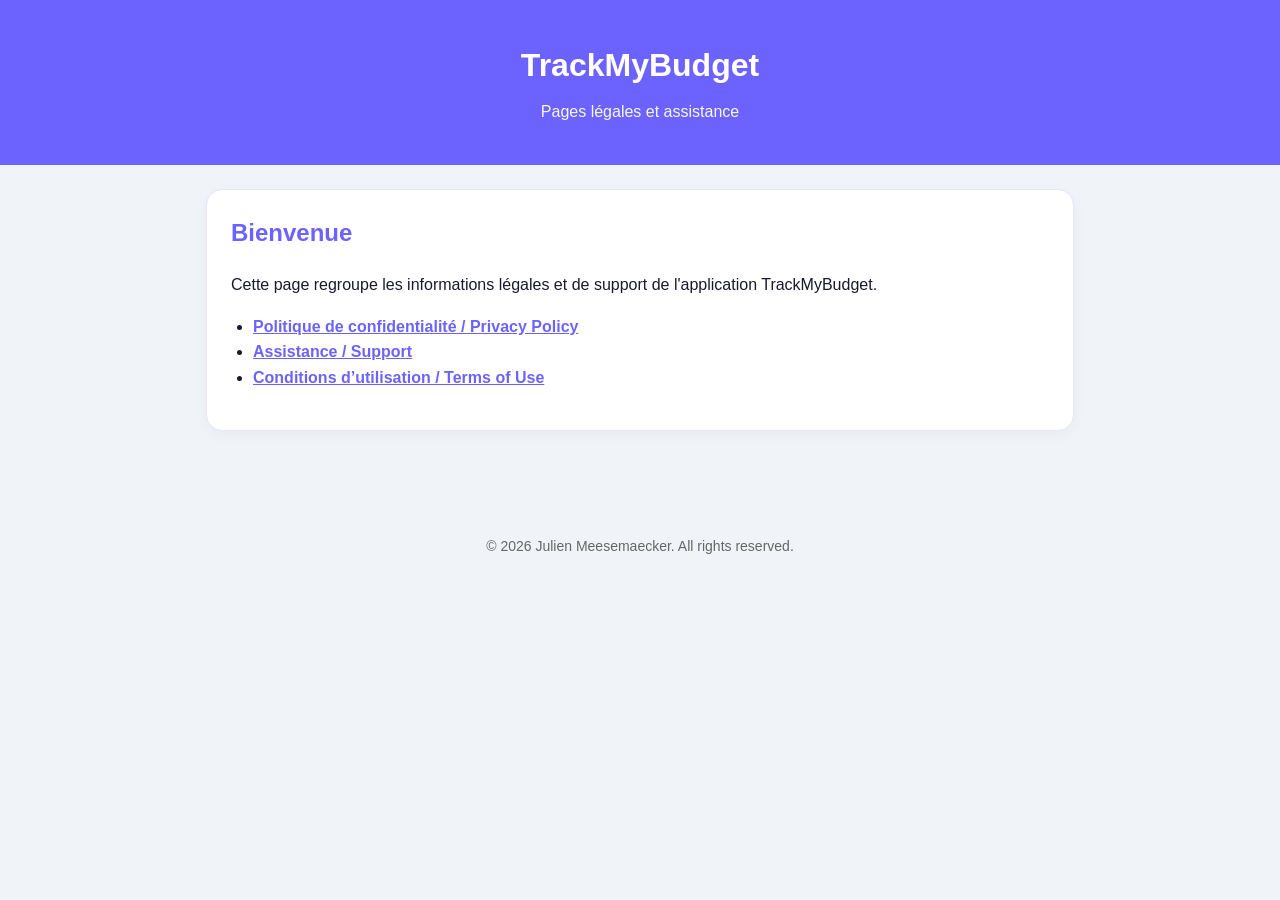
<file: index.html>
<!doctype html><html lang="fr"><head><meta charset="utf-8"><meta name="viewport" content="width=device-width, initial-scale=1"><title>TrackMyBudget - Legal & Support</title><link rel="stylesheet" href="styles.css"></head><body><header><h1>TrackMyBudget</h1><p>Pages légales et assistance</p></header><main><section class="card"><h2>Bienvenue</h2><p>Cette page regroupe les informations légales et de support de l'application TrackMyBudget.</p><ul><li><a href="privacy.html">Politique de confidentialité / Privacy Policy</a></li><li><a href="support.html">Assistance / Support</a></li><li><a href="terms.html">Conditions d’utilisation / Terms of Use</a></li></ul></section></main><footer>© 2026 Julien Meesemaecker. All rights reserved.</footer></body></html>
</file>
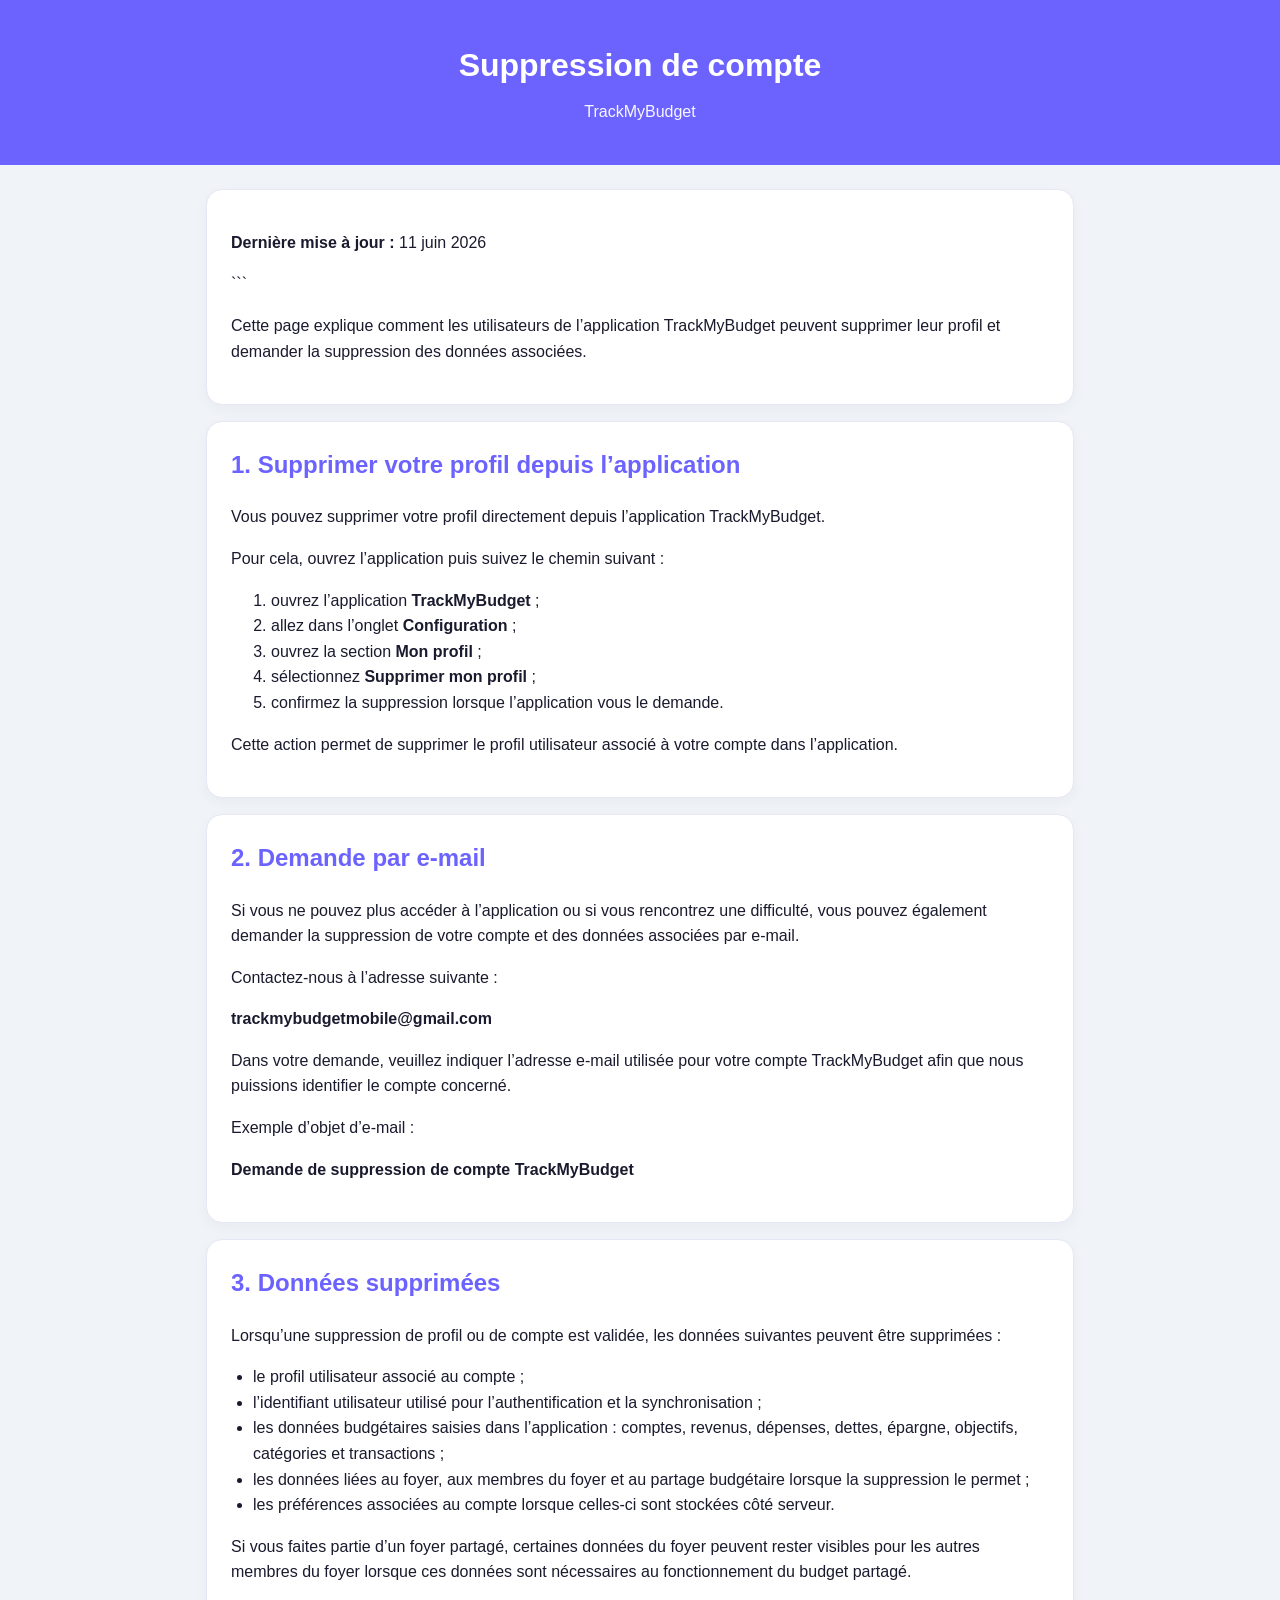
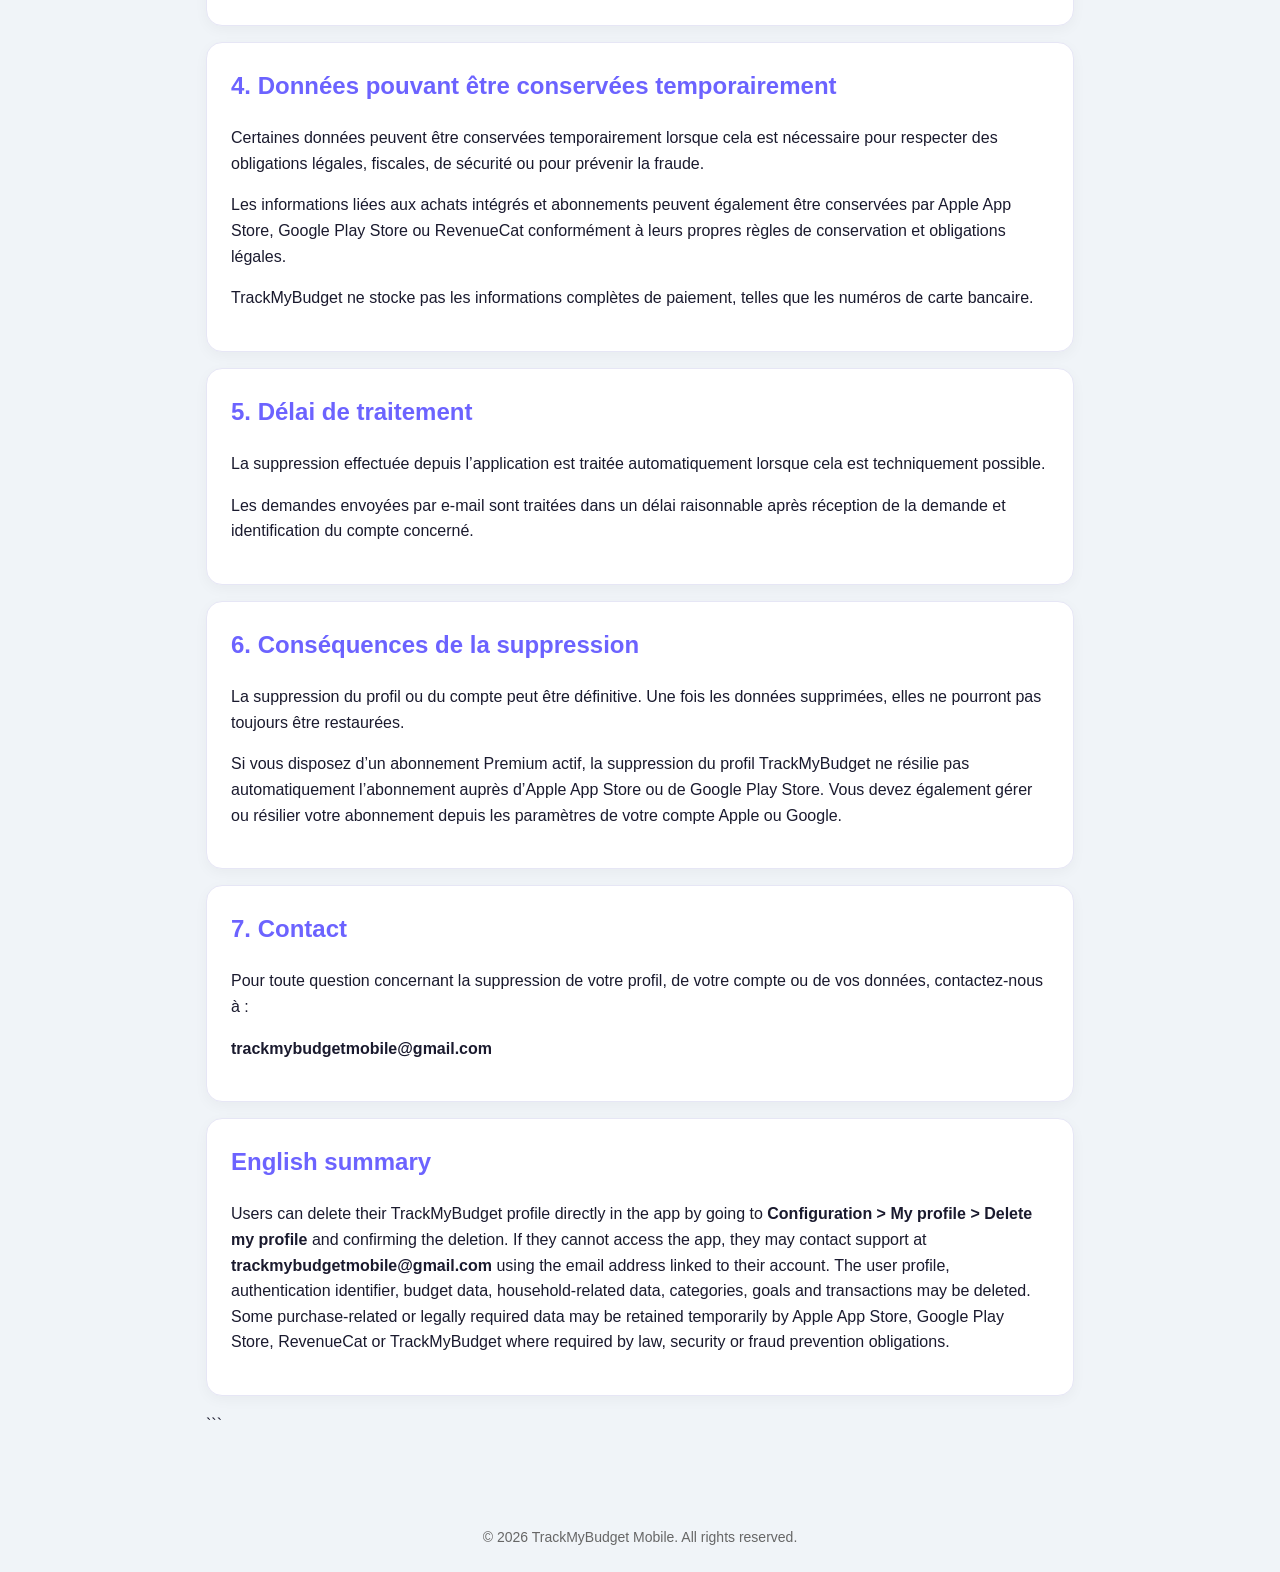
<file: delete-account.html>
<!doctype html>

<html lang="fr">
<head>
  <meta charset="utf-8">
  <meta name="viewport" content="width=device-width, initial-scale=1">
  <title>TrackMyBudget - Suppression de compte</title>
  <link rel="stylesheet" href="styles.css">
</head>

<body>
  <header>
    <h1>Suppression de compte</h1>
    <p>TrackMyBudget</p>
  </header>

  <main>
    <section class="card">
      <p><strong>Dernière mise à jour :</strong> 11 juin 2026</p>

```
  <p>
    Cette page explique comment les utilisateurs de l’application TrackMyBudget peuvent supprimer leur profil
    et demander la suppression des données associées.
  </p>
</section>

<section class="card">
  <h2>1. Supprimer votre profil depuis l’application</h2>

  <p>
    Vous pouvez supprimer votre profil directement depuis l’application TrackMyBudget.
  </p>

  <p>
    Pour cela, ouvrez l’application puis suivez le chemin suivant :
  </p>

  <ol>
    <li>ouvrez l’application <strong>TrackMyBudget</strong> ;</li>
    <li>allez dans l’onglet <strong>Configuration</strong> ;</li>
    <li>ouvrez la section <strong>Mon profil</strong> ;</li>
    <li>sélectionnez <strong>Supprimer mon profil</strong> ;</li>
    <li>confirmez la suppression lorsque l’application vous le demande.</li>
  </ol>

  <p>
    Cette action permet de supprimer le profil utilisateur associé à votre compte dans l’application.
  </p>
</section>

<section class="card">
  <h2>2. Demande par e-mail</h2>

  <p>
    Si vous ne pouvez plus accéder à l’application ou si vous rencontrez une difficulté, vous pouvez également
    demander la suppression de votre compte et des données associées par e-mail.
  </p>

  <p>
    Contactez-nous à l’adresse suivante :
  </p>

  <p>
    <strong>trackmybudgetmobile@gmail.com</strong>
  </p>

  <p>
    Dans votre demande, veuillez indiquer l’adresse e-mail utilisée pour votre compte TrackMyBudget afin que nous
    puissions identifier le compte concerné.
  </p>

  <p>
    Exemple d’objet d’e-mail :
  </p>

  <p>
    <strong>Demande de suppression de compte TrackMyBudget</strong>
  </p>
</section>

<section class="card">
  <h2>3. Données supprimées</h2>

  <p>
    Lorsqu’une suppression de profil ou de compte est validée, les données suivantes peuvent être supprimées :
  </p>

  <ul>
    <li>le profil utilisateur associé au compte ;</li>
    <li>l’identifiant utilisateur utilisé pour l’authentification et la synchronisation ;</li>
    <li>les données budgétaires saisies dans l’application : comptes, revenus, dépenses, dettes, épargne, objectifs, catégories et transactions ;</li>
    <li>les données liées au foyer, aux membres du foyer et au partage budgétaire lorsque la suppression le permet ;</li>
    <li>les préférences associées au compte lorsque celles-ci sont stockées côté serveur.</li>
  </ul>

  <p>
    Si vous faites partie d’un foyer partagé, certaines données du foyer peuvent rester visibles pour les autres
    membres du foyer lorsque ces données sont nécessaires au fonctionnement du budget partagé.
  </p>
</section>

<section class="card">
  <h2>4. Données pouvant être conservées temporairement</h2>

  <p>
    Certaines données peuvent être conservées temporairement lorsque cela est nécessaire pour respecter des
    obligations légales, fiscales, de sécurité ou pour prévenir la fraude.
  </p>

  <p>
    Les informations liées aux achats intégrés et abonnements peuvent également être conservées par Apple App Store,
    Google Play Store ou RevenueCat conformément à leurs propres règles de conservation et obligations légales.
  </p>

  <p>
    TrackMyBudget ne stocke pas les informations complètes de paiement, telles que les numéros de carte bancaire.
  </p>
</section>

<section class="card">
  <h2>5. Délai de traitement</h2>

  <p>
    La suppression effectuée depuis l’application est traitée automatiquement lorsque cela est techniquement possible.
  </p>

  <p>
    Les demandes envoyées par e-mail sont traitées dans un délai raisonnable après réception de la demande et
    identification du compte concerné.
  </p>
</section>

<section class="card">
  <h2>6. Conséquences de la suppression</h2>

  <p>
    La suppression du profil ou du compte peut être définitive. Une fois les données supprimées, elles ne pourront
    pas toujours être restaurées.
  </p>

  <p>
    Si vous disposez d’un abonnement Premium actif, la suppression du profil TrackMyBudget ne résilie pas
    automatiquement l’abonnement auprès d’Apple App Store ou de Google Play Store. Vous devez également gérer ou
    résilier votre abonnement depuis les paramètres de votre compte Apple ou Google.
  </p>
</section>

<section class="card">
  <h2>7. Contact</h2>

  <p>
    Pour toute question concernant la suppression de votre profil, de votre compte ou de vos données, contactez-nous à :
  </p>

  <p>
    <strong>trackmybudgetmobile@gmail.com</strong>
  </p>
</section>

<section class="card">
  <h2>English summary</h2>

  <p>
    Users can delete their TrackMyBudget profile directly in the app by going to
    <strong>Configuration &gt; My profile &gt; Delete my profile</strong> and confirming the deletion.
    If they cannot access the app, they may contact support at
    <strong>trackmybudgetmobile@gmail.com</strong> using the email address linked to their account.
    The user profile, authentication identifier, budget data, household-related data, categories, goals and
    transactions may be deleted. Some purchase-related or legally required data may be retained temporarily by
    Apple App Store, Google Play Store, RevenueCat or TrackMyBudget where required by law, security or fraud
    prevention obligations.
  </p>
</section>
```

  </main>

  <footer>
    © 2026 TrackMyBudget Mobile. All rights reserved.
  </footer>
</body>
</html>
</file>
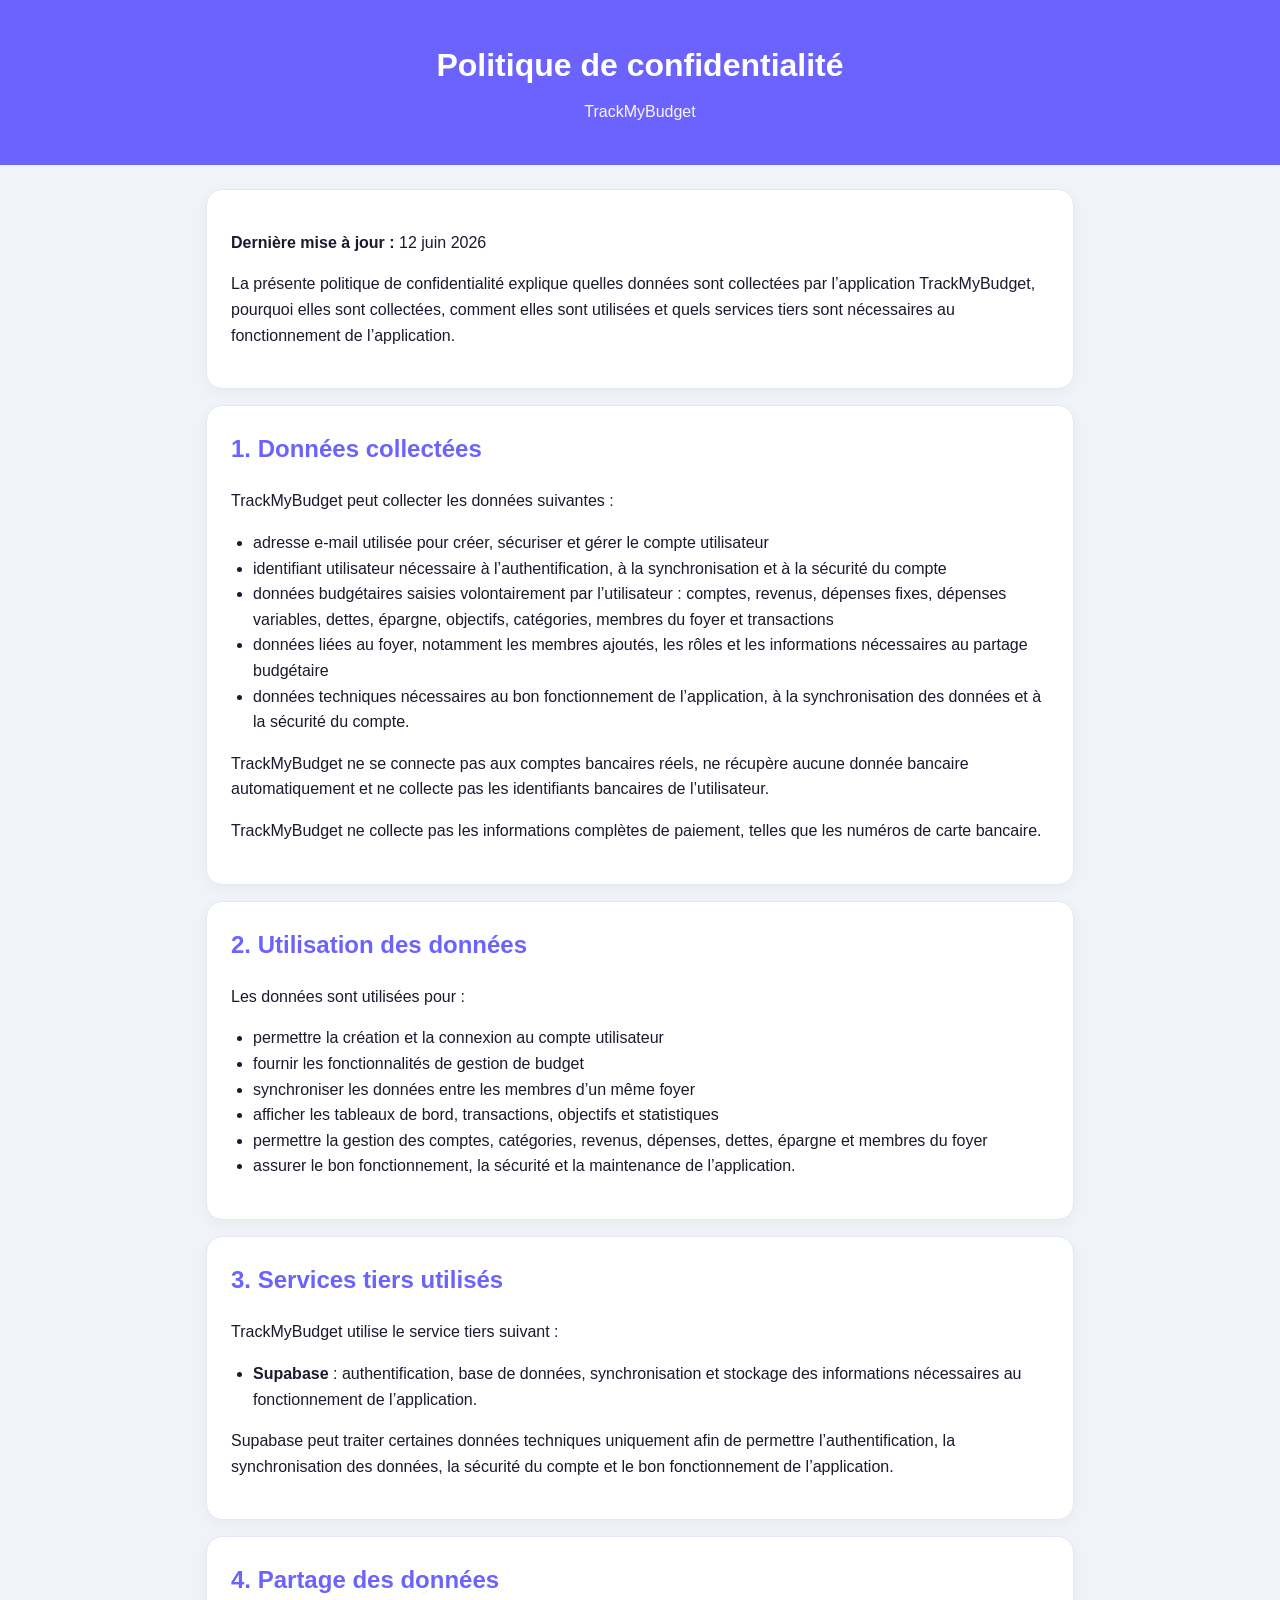
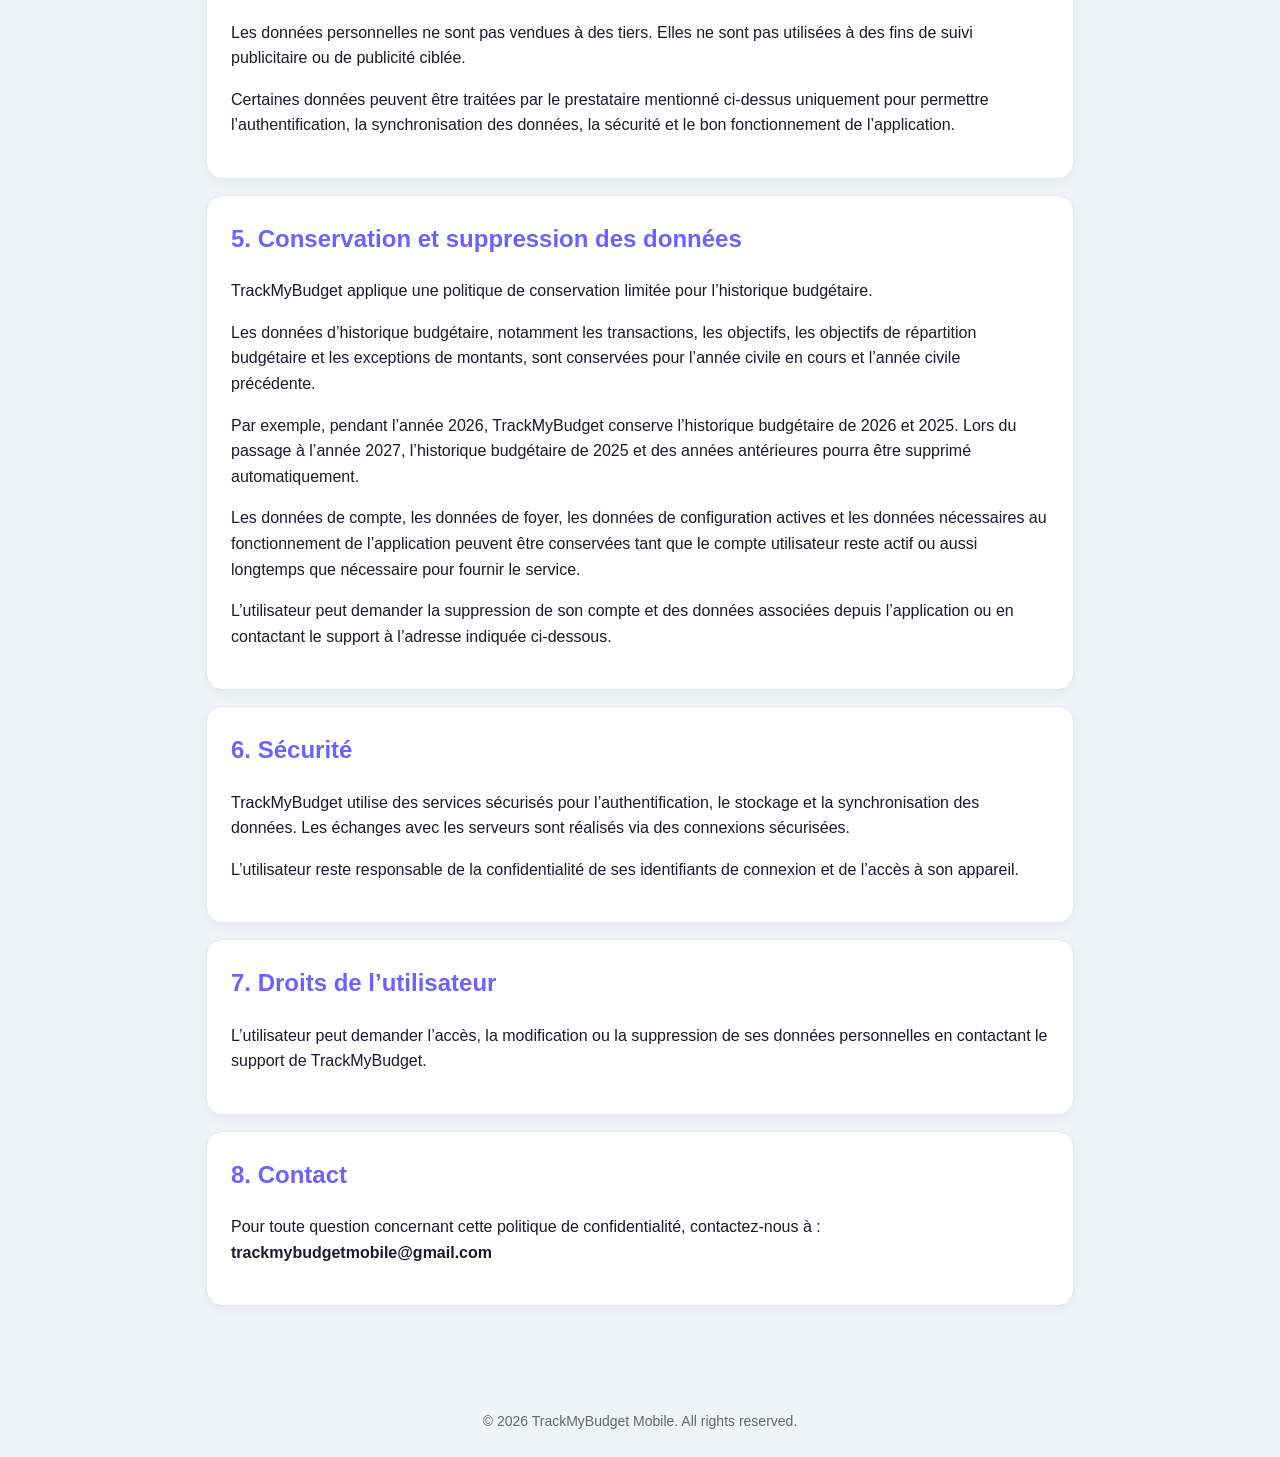
<file: privacy.html>
<!doctype html>

<html lang="fr">
<head>
  <meta charset="utf-8">
  <meta name="viewport" content="width=device-width, initial-scale=1">
  <title>TrackMyBudget - Politique de confidentialité</title>
  <link rel="stylesheet" href="styles.css">
</head>

<body>
  <header>
    <h1>Politique de confidentialité</h1>
    <p>TrackMyBudget</p>
  </header>

  <main>
    <section class="card">
      <p><strong>Dernière mise à jour :</strong> 12 juin 2026</p>
      <p>
        La présente politique de confidentialité explique quelles données sont collectées par l’application
        TrackMyBudget, pourquoi elles sont collectées, comment elles sont utilisées et quels services tiers
        sont nécessaires au fonctionnement de l’application.
      </p>
    </section>
<section class="card">
  <h2>1. Données collectées</h2>
  <p>TrackMyBudget peut collecter les données suivantes :</p>

  <ul>
    <li>adresse e-mail utilisée pour créer, sécuriser et gérer le compte utilisateur</li>
    <li>identifiant utilisateur nécessaire à l’authentification, à la synchronisation et à la sécurité du compte</li>
    <li>
      données budgétaires saisies volontairement par l’utilisateur : comptes, revenus, dépenses fixes,
      dépenses variables, dettes, épargne, objectifs, catégories, membres du foyer et transactions
    </li>
    <li>
      données liées au foyer, notamment les membres ajoutés, les rôles et les informations nécessaires
      au partage budgétaire
    </li>
    <li>
      données techniques nécessaires au bon fonctionnement de l’application, à la synchronisation des données
      et à la sécurité du compte.
    </li>
  </ul>

  <p>
    TrackMyBudget ne se connecte pas aux comptes bancaires réels, ne récupère aucune donnée bancaire
    automatiquement et ne collecte pas les identifiants bancaires de l’utilisateur.
  </p>

  <p>
    TrackMyBudget ne collecte pas les informations complètes de paiement, telles que les numéros de carte bancaire.
  </p>
</section>

<section class="card">
  <h2>2. Utilisation des données</h2>
  <p>Les données sont utilisées pour :</p>

  <ul>
    <li>permettre la création et la connexion au compte utilisateur</li>
    <li>fournir les fonctionnalités de gestion de budget</li>
    <li>synchroniser les données entre les membres d’un même foyer</li>
    <li>afficher les tableaux de bord, transactions, objectifs et statistiques</li>
    <li>permettre la gestion des comptes, catégories, revenus, dépenses, dettes, épargne et membres du foyer</li>
    <li>assurer le bon fonctionnement, la sécurité et la maintenance de l’application.</li>
  </ul>
</section>

<section class="card">
  <h2>3. Services tiers utilisés</h2>
  <p>TrackMyBudget utilise le service tiers suivant :</p>

  <ul>
    <li>
      <strong>Supabase</strong> : authentification, base de données, synchronisation et stockage des informations
      nécessaires au fonctionnement de l’application.
    </li>
  </ul>

  <p>
    Supabase peut traiter certaines données techniques uniquement afin de permettre l’authentification,
    la synchronisation des données, la sécurité du compte et le bon fonctionnement de l’application.
  </p>
</section>

<section class="card">
  <h2>4. Partage des données</h2>
  <p>
    Les données personnelles ne sont pas vendues à des tiers. Elles ne sont pas utilisées à des fins de suivi
    publicitaire ou de publicité ciblée.
  </p>

  <p>
    Certaines données peuvent être traitées par le prestataire mentionné ci-dessus uniquement pour permettre
    l’authentification, la synchronisation des données, la sécurité et le bon fonctionnement de l’application.
  </p>
</section>

<section class="card">
  <h2>5. Conservation et suppression des données</h2>

  <p>
    TrackMyBudget applique une politique de conservation limitée pour l’historique budgétaire.
  </p>

  <p>
    Les données d’historique budgétaire, notamment les transactions, les objectifs, les objectifs de répartition
    budgétaire et les exceptions de montants, sont conservées pour l’année civile en cours et l’année civile précédente.
  </p>

  <p>
    Par exemple, pendant l’année 2026, TrackMyBudget conserve l’historique budgétaire de 2026 et 2025.
    Lors du passage à l’année 2027, l’historique budgétaire de 2025 et des années antérieures pourra être
    supprimé automatiquement.
  </p>

  <p>
    Les données de compte, les données de foyer, les données de configuration actives et les données nécessaires
    au fonctionnement de l’application peuvent être conservées tant que le compte utilisateur reste actif ou aussi
    longtemps que nécessaire pour fournir le service.
  </p>

  <p>
    L’utilisateur peut demander la suppression de son compte et des données associées depuis l’application ou
    en contactant le support à l’adresse indiquée ci-dessous.
  </p>
</section>

<section class="card">
  <h2>6. Sécurité</h2>
  <p>
    TrackMyBudget utilise des services sécurisés pour l’authentification, le stockage et la synchronisation des
    données. Les échanges avec les serveurs sont réalisés via des connexions sécurisées.
  </p>

  <p>
    L’utilisateur reste responsable de la confidentialité de ses identifiants de connexion et de l’accès à son
    appareil.
  </p>
</section>

<section class="card">
  <h2>7. Droits de l’utilisateur</h2>
  <p>
    L’utilisateur peut demander l’accès, la modification ou la suppression de ses données personnelles en
    contactant le support de TrackMyBudget.
  </p>
</section>

<section class="card">
  <h2>8. Contact</h2>
  <p>
    Pour toute question concernant cette politique de confidentialité, contactez-nous à :
    <strong>trackmybudgetmobile@gmail.com</strong>
  </p>
</section>
  </main>

  <footer>
    © 2026 TrackMyBudget Mobile. All rights reserved.
  </footer>
</body>
</html>
</file>
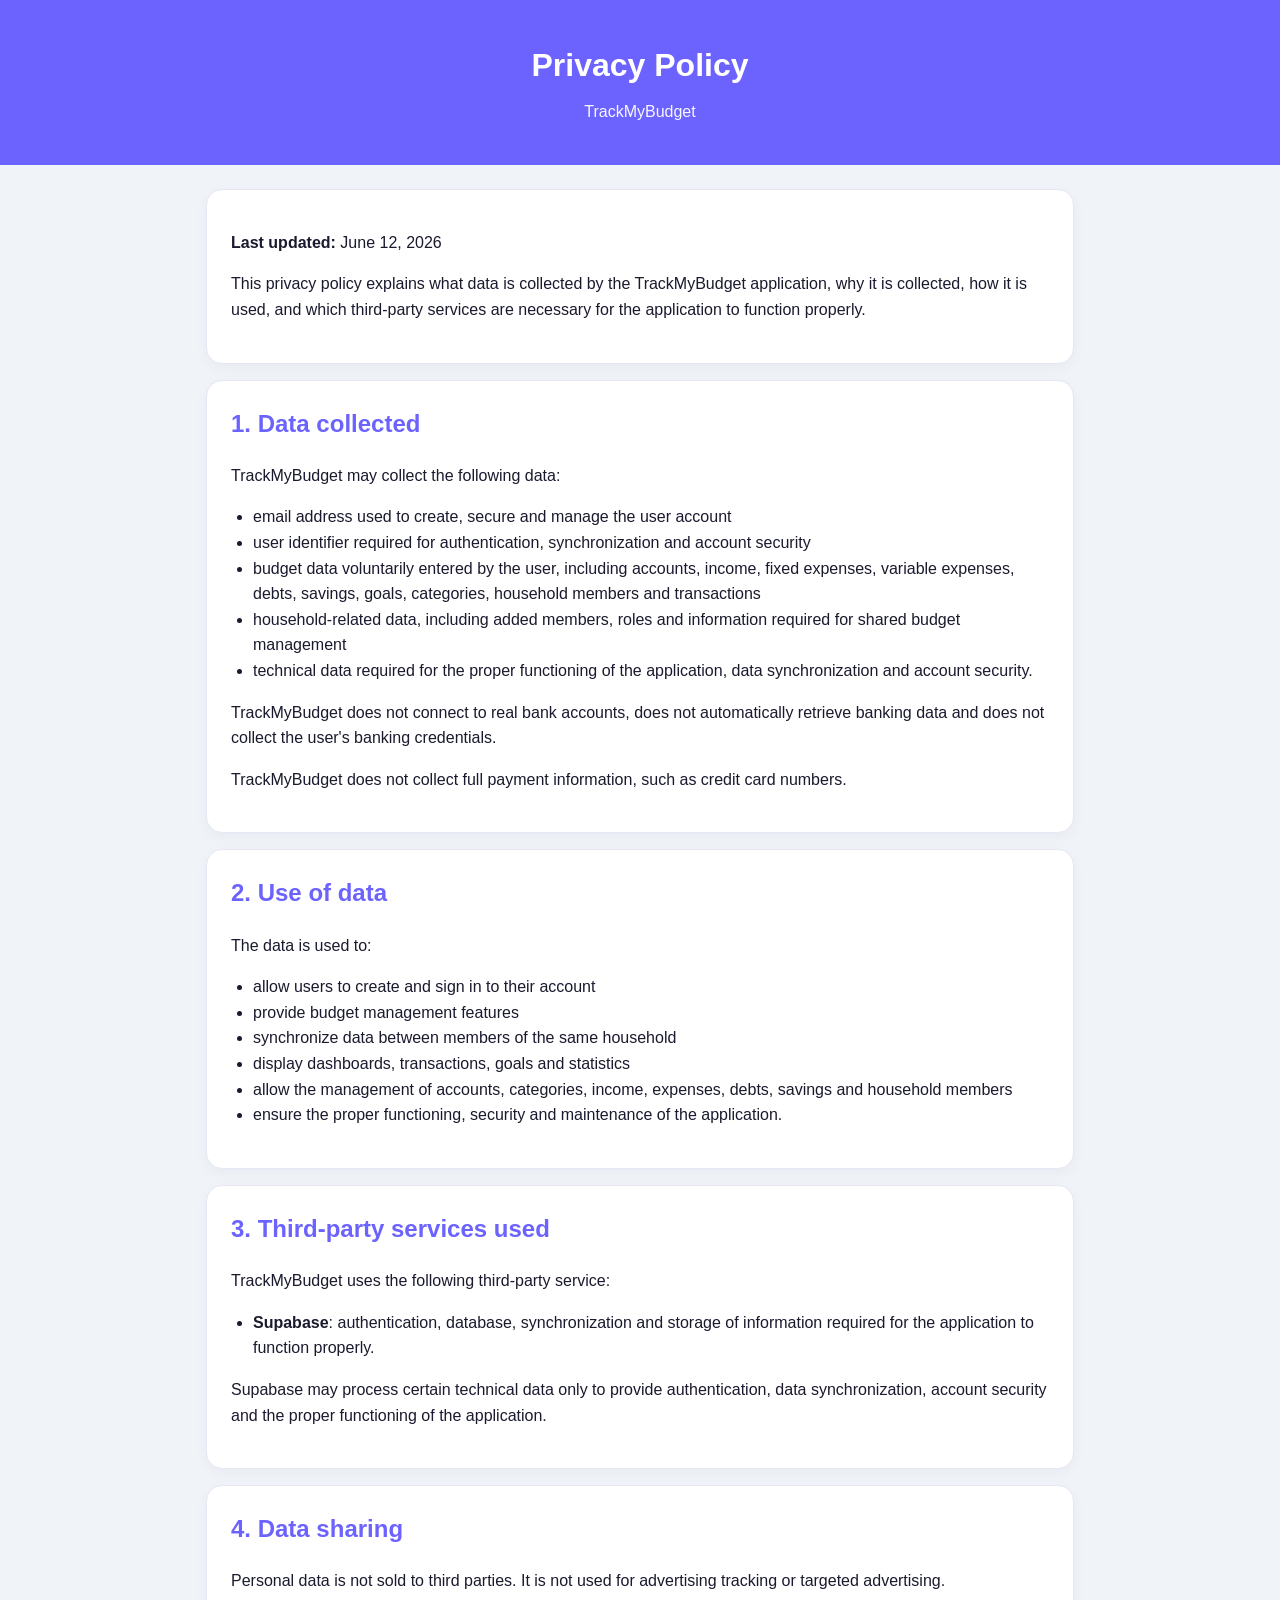
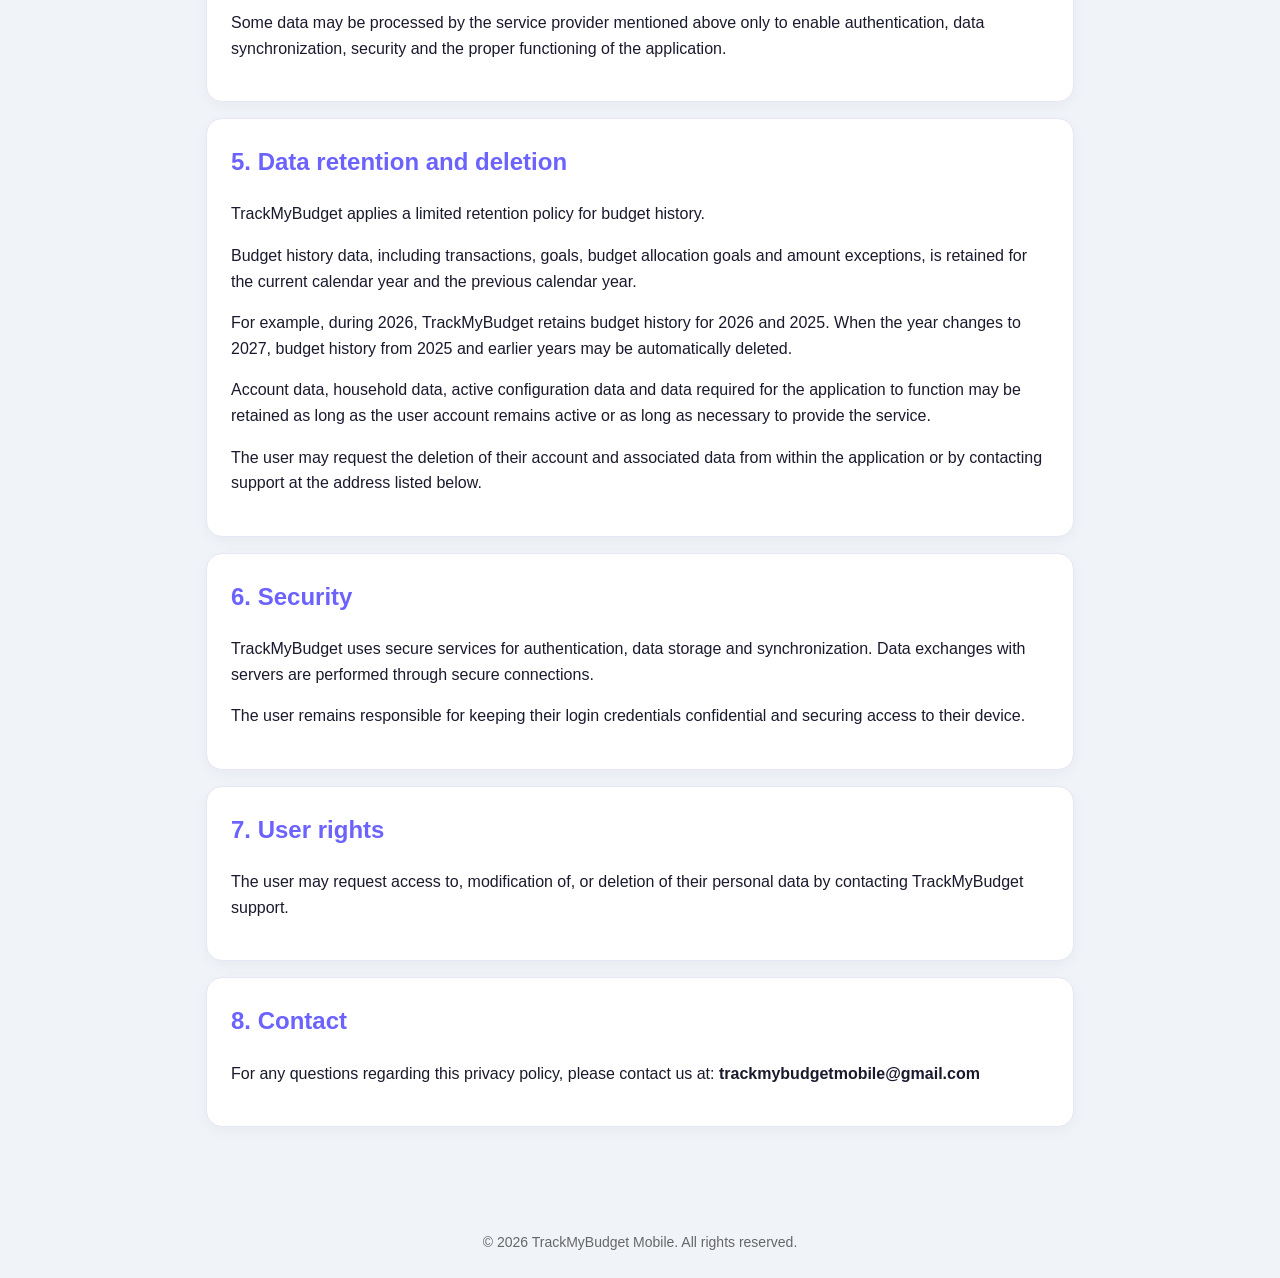
<file: privacy_en.html>
<!doctype html>

<html lang="en">
<head>
  <meta charset="utf-8">
  <meta name="viewport" content="width=device-width, initial-scale=1">
  <title>TrackMyBudget - Privacy Policy</title>
  <link rel="stylesheet" href="styles.css">
</head>

<body>
  <header>
    <h1>Privacy Policy</h1>
    <p>TrackMyBudget</p>
  </header>

  <main>
    <section class="card">
      <p><strong>Last updated:</strong> June 12, 2026</p>
      <p>
        This privacy policy explains what data is collected by the TrackMyBudget application,
        why it is collected, how it is used, and which third-party services are necessary for
        the application to function properly.
      </p>
    </section>
<section class="card">
  <h2>1. Data collected</h2>
  <p>TrackMyBudget may collect the following data:</p>

  <ul>
    <li>email address used to create, secure and manage the user account</li>
    <li>user identifier required for authentication, synchronization and account security</li>
    <li>
      budget data voluntarily entered by the user, including accounts, income, fixed expenses,
      variable expenses, debts, savings, goals, categories, household members and transactions
    </li>
    <li>
      household-related data, including added members, roles and information required for shared
      budget management
    </li>
    <li>
      technical data required for the proper functioning of the application, data synchronization
      and account security.
    </li>
  </ul>

  <p>
    TrackMyBudget does not connect to real bank accounts, does not automatically retrieve banking data
    and does not collect the user's banking credentials.
  </p>

  <p>
    TrackMyBudget does not collect full payment information, such as credit card numbers.
  </p>
</section>

<section class="card">
  <h2>2. Use of data</h2>
  <p>The data is used to:</p>

  <ul>
    <li>allow users to create and sign in to their account</li>
    <li>provide budget management features</li>
    <li>synchronize data between members of the same household</li>
    <li>display dashboards, transactions, goals and statistics</li>
    <li>allow the management of accounts, categories, income, expenses, debts, savings and household members</li>
    <li>ensure the proper functioning, security and maintenance of the application.</li>
  </ul>
</section>

<section class="card">
  <h2>3. Third-party services used</h2>
  <p>TrackMyBudget uses the following third-party service:</p>

  <ul>
    <li>
      <strong>Supabase</strong>: authentication, database, synchronization and storage of information
      required for the application to function properly.
    </li>
  </ul>

  <p>
    Supabase may process certain technical data only to provide authentication, data synchronization,
    account security and the proper functioning of the application.
  </p>
</section>

<section class="card">
  <h2>4. Data sharing</h2>
  <p>
    Personal data is not sold to third parties. It is not used for advertising tracking or targeted advertising.
  </p>

  <p>
    Some data may be processed by the service provider mentioned above only to enable authentication,
    data synchronization, security and the proper functioning of the application.
  </p>
</section>

<section class="card">
  <h2>5. Data retention and deletion</h2>

  <p>
    TrackMyBudget applies a limited retention policy for budget history.
  </p>

  <p>
    Budget history data, including transactions, goals, budget allocation goals and amount exceptions,
    is retained for the current calendar year and the previous calendar year.
  </p>

  <p>
    For example, during 2026, TrackMyBudget retains budget history for 2026 and 2025.
    When the year changes to 2027, budget history from 2025 and earlier years may be automatically deleted.
  </p>

  <p>
    Account data, household data, active configuration data and data required for the application to function
    may be retained as long as the user account remains active or as long as necessary to provide the service.
  </p>

  <p>
    The user may request the deletion of their account and associated data from within the application
    or by contacting support at the address listed below.
  </p>
</section>

<section class="card">
  <h2>6. Security</h2>
  <p>
    TrackMyBudget uses secure services for authentication, data storage and synchronization.
    Data exchanges with servers are performed through secure connections.
  </p>

  <p>
    The user remains responsible for keeping their login credentials confidential and securing access
    to their device.
  </p>
</section>

<section class="card">
  <h2>7. User rights</h2>
  <p>
    The user may request access to, modification of, or deletion of their personal data by contacting
    TrackMyBudget support.
  </p>
</section>

<section class="card">
  <h2>8. Contact</h2>
  <p>
    For any questions regarding this privacy policy, please contact us at:
    <strong>trackmybudgetmobile@gmail.com</strong>
  </p>
</section>
  </main>

  <footer>
    © 2026 TrackMyBudget Mobile. All rights reserved.
  </footer>
</body>
</html>
</file>
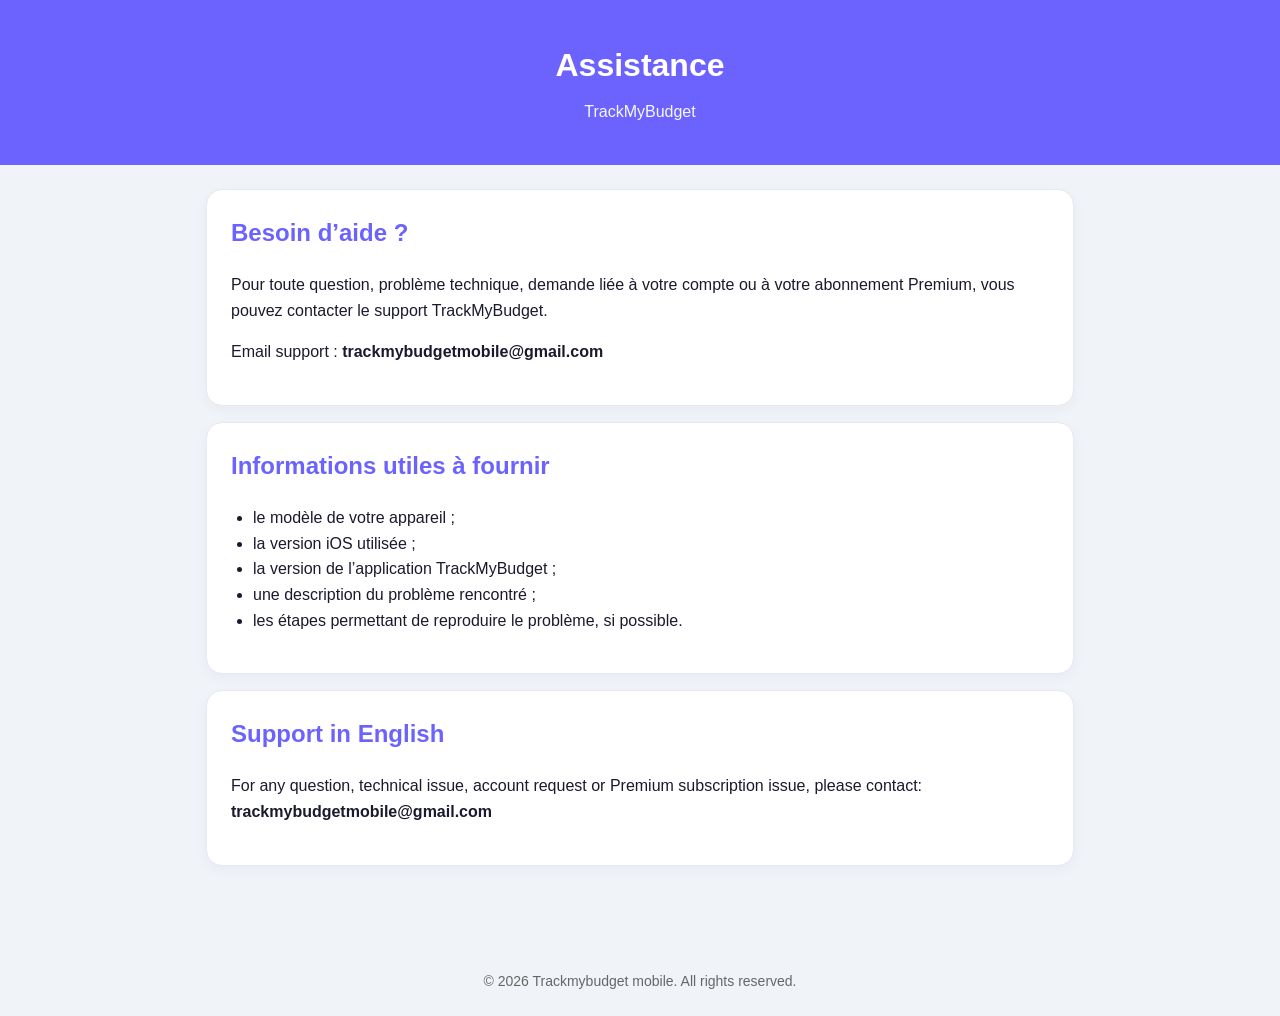
<file: support.html>
<!doctype html><html lang="fr"><head><meta charset="utf-8"><meta name="viewport" content="width=device-width, initial-scale=1"><title>TrackMyBudget - Support</title><link rel="stylesheet" href="styles.css"></head><body><header><h1>Assistance</h1><p>TrackMyBudget</p></header><main><section class="card"><h2>Besoin d’aide ?</h2><p>Pour toute question, problème technique, demande liée à votre compte ou à votre abonnement Premium, vous pouvez contacter le support TrackMyBudget.</p><p>Email support : <strong>trackmybudgetmobile@gmail.com</strong></p></section><section class="card"><h2>Informations utiles à fournir</h2><ul><li>le modèle de votre appareil ;</li><li>la version iOS utilisée ;</li><li>la version de l’application TrackMyBudget ;</li><li>une description du problème rencontré ;</li><li>les étapes permettant de reproduire le problème, si possible.</li></ul></section><section class="card"><h2>Support in English</h2><p>For any question, technical issue, account request or Premium subscription issue, please contact: <strong>trackmybudgetmobile@gmail.com</strong></p></section></main><footer>© 2026 Trackmybudget mobile. All rights reserved.</footer></body></html>
</file>
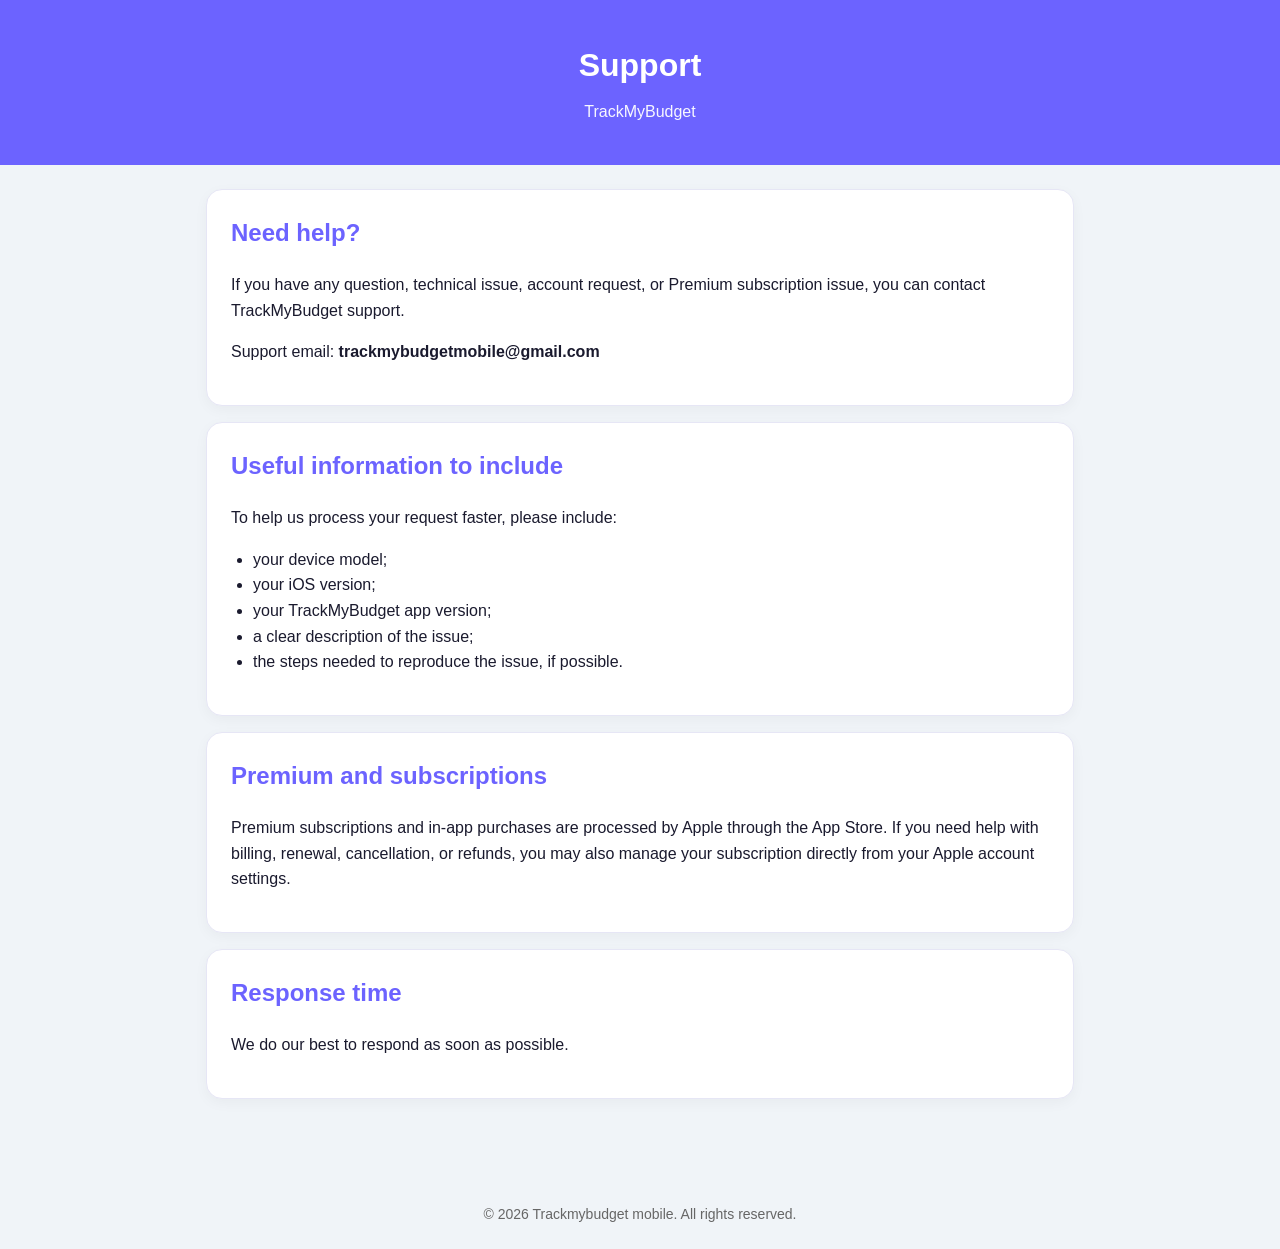
<file: support_en.html>
<!doctype html>
<html lang="en">
<head>
  <meta charset="utf-8">
  <meta name="viewport" content="width=device-width, initial-scale=1">
  <title>TrackMyBudget - Support</title>
  <link rel="stylesheet" href="styles.css">
</head>
<body>
  <header>
    <h1>Support</h1>
    <p>TrackMyBudget</p>
  </header>

  <main>
    <section class="card">
      <h2>Need help?</h2>
      <p>
        If you have any question, technical issue, account request, or Premium subscription issue,
        you can contact TrackMyBudget support.
      </p>
      <p>
        Support email: <strong>trackmybudgetmobile@gmail.com</strong>
      </p>
    </section>

    <section class="card">
      <h2>Useful information to include</h2>
      <p>To help us process your request faster, please include:</p>
      <ul>
        <li>your device model;</li>
        <li>your iOS version;</li>
        <li>your TrackMyBudget app version;</li>
        <li>a clear description of the issue;</li>
        <li>the steps needed to reproduce the issue, if possible.</li>
      </ul>
    </section>

    <section class="card">
      <h2>Premium and subscriptions</h2>
      <p>
        Premium subscriptions and in-app purchases are processed by Apple through the App Store.
        If you need help with billing, renewal, cancellation, or refunds, you may also manage your subscription
        directly from your Apple account settings.
      </p>
    </section>

    <section class="card">
      <h2>Response time</h2>
      <p>
        We do our best to respond as soon as possible.
      </p>
    </section>
  </main>

  <footer>
    © 2026 Trackmybudget mobile. All rights reserved.
  </footer>
</body>
</html>
</file>
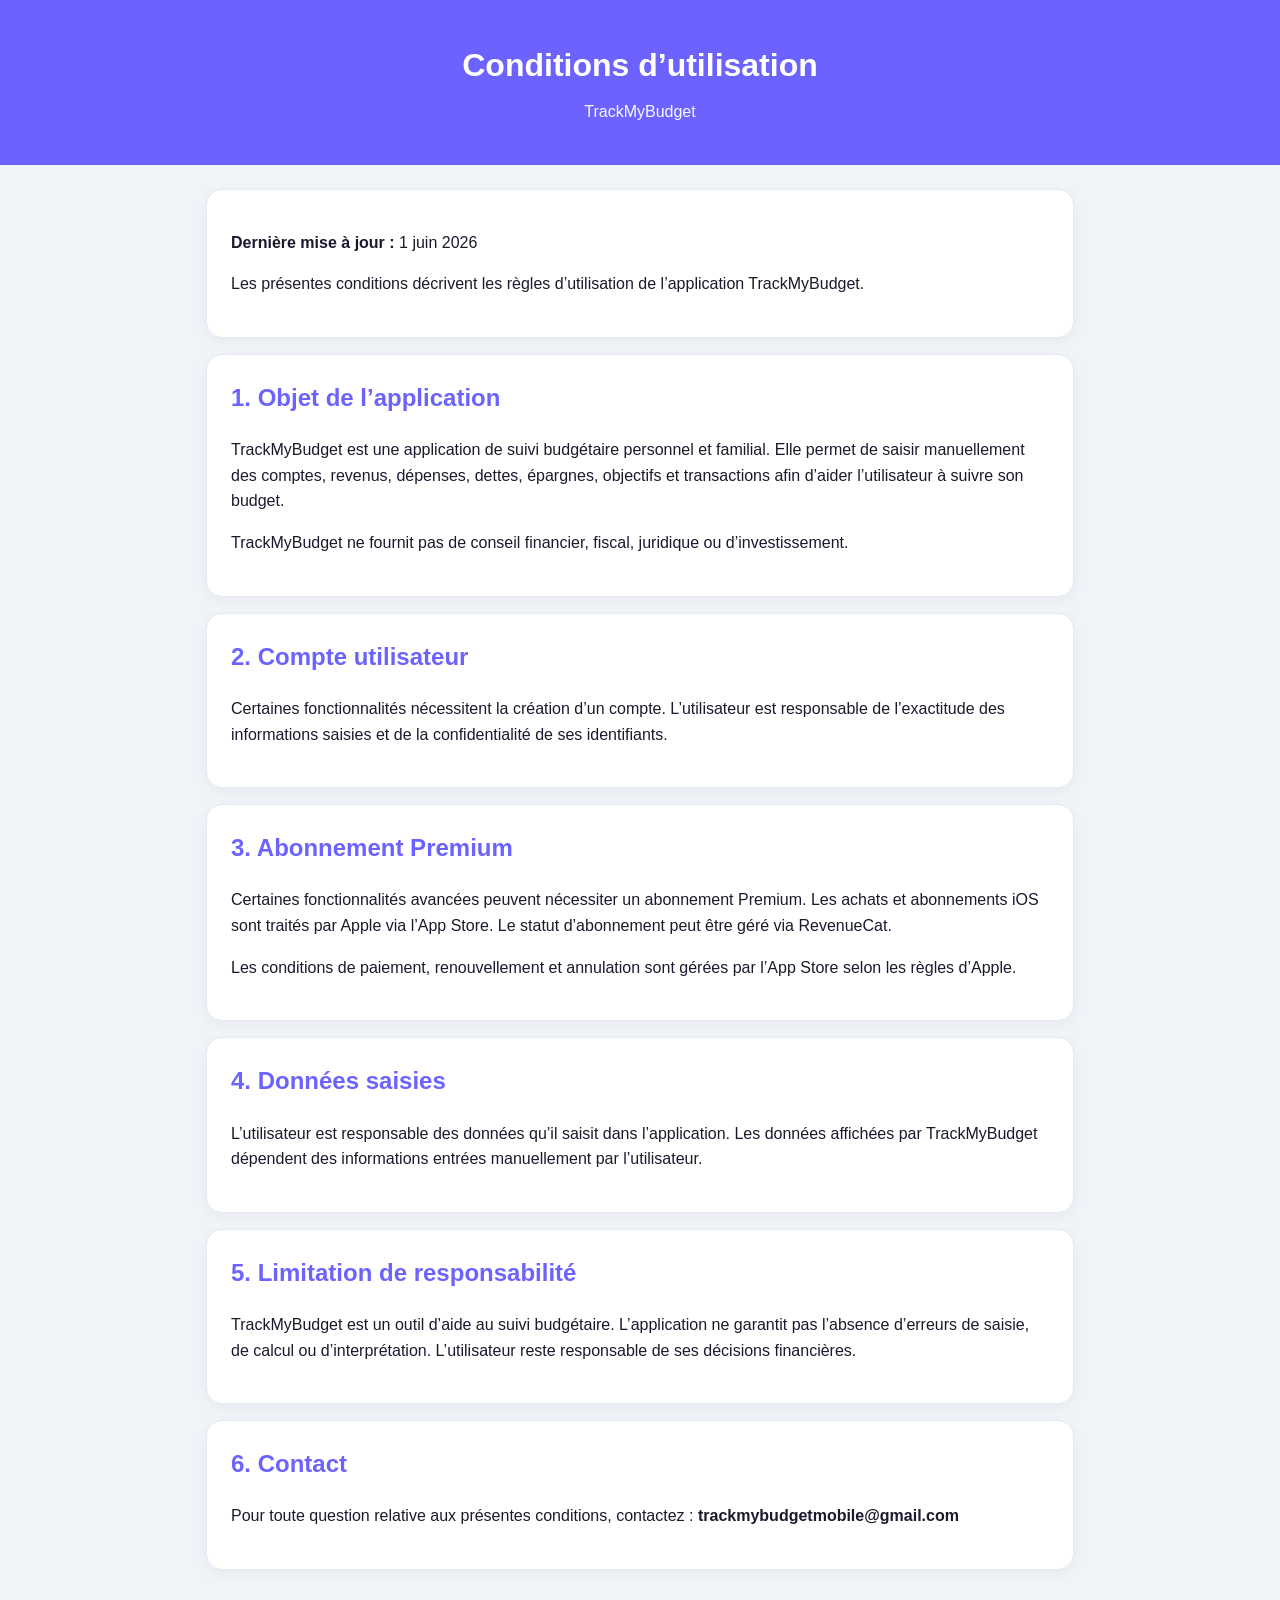
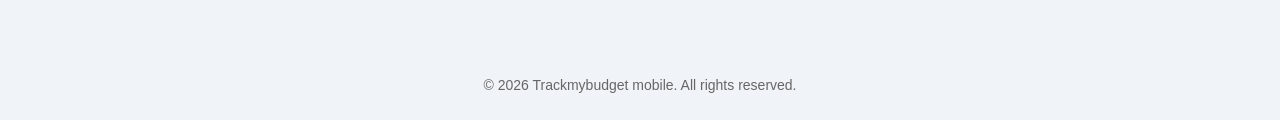
<file: terms.html>
<!doctype html><html lang="fr"><head><meta charset="utf-8"><meta name="viewport" content="width=device-width, initial-scale=1"><title>TrackMyBudget - Conditions d’utilisation</title><link rel="stylesheet" href="styles.css"></head><body><header><h1>Conditions d’utilisation</h1><p>TrackMyBudget</p></header><main><section class="card"><p><strong>Dernière mise à jour :</strong> 1 juin 2026</p><p>Les présentes conditions décrivent les règles d’utilisation de l’application TrackMyBudget.</p></section><section class="card"><h2>1. Objet de l’application</h2><p>TrackMyBudget est une application de suivi budgétaire personnel et familial. Elle permet de saisir manuellement des comptes, revenus, dépenses, dettes, épargnes, objectifs et transactions afin d’aider l’utilisateur à suivre son budget.</p><p>TrackMyBudget ne fournit pas de conseil financier, fiscal, juridique ou d’investissement.</p></section><section class="card"><h2>2. Compte utilisateur</h2><p>Certaines fonctionnalités nécessitent la création d’un compte. L’utilisateur est responsable de l’exactitude des informations saisies et de la confidentialité de ses identifiants.</p></section><section class="card"><h2>3. Abonnement Premium</h2><p>Certaines fonctionnalités avancées peuvent nécessiter un abonnement Premium. Les achats et abonnements iOS sont traités par Apple via l’App Store. Le statut d’abonnement peut être géré via RevenueCat.</p><p>Les conditions de paiement, renouvellement et annulation sont gérées par l’App Store selon les règles d’Apple.</p></section><section class="card"><h2>4. Données saisies</h2><p>L’utilisateur est responsable des données qu’il saisit dans l’application. Les données affichées par TrackMyBudget dépendent des informations entrées manuellement par l’utilisateur.</p></section><section class="card"><h2>5. Limitation de responsabilité</h2><p>TrackMyBudget est un outil d’aide au suivi budgétaire. L’application ne garantit pas l’absence d’erreurs de saisie, de calcul ou d’interprétation. L’utilisateur reste responsable de ses décisions financières.</p></section><section class="card"><h2>6. Contact</h2><p>Pour toute question relative aux présentes conditions, contactez : <strong>trackmybudgetmobile@gmail.com</strong></p></section></main><footer>© 2026 Trackmybudget mobile. All rights reserved.</footer></body></html>
</file>
<file: styles.css>
:root{--bg:#f0f4f8;--card:#fff;--primary:#6c63ff;--text:#1a1a2e;--muted:#666;--border:#e6e6f5}*{box-sizing:border-box}body{margin:0;font-family:-apple-system,BlinkMacSystemFont,"Segoe UI",Roboto,Arial,sans-serif;background:var(--bg);color:var(--text);line-height:1.6}header{background:var(--primary);color:#fff;padding:40px 20px;text-align:center}header h1{margin:0;font-size:32px}header p{margin:8px 0 0;opacity:.95}main{max-width:900px;margin:24px auto;padding:0 16px 40px}.card{background:var(--card);border:1px solid var(--border);border-radius:16px;padding:24px;margin-bottom:16px;box-shadow:0 4px 14px rgba(0,0,0,.04)}h2{color:var(--primary);margin-top:0}a{color:var(--primary);font-weight:600}ul{padding-left:22px}footer{text-align:center;color:var(--muted);padding:24px;font-size:14px}
</file>
